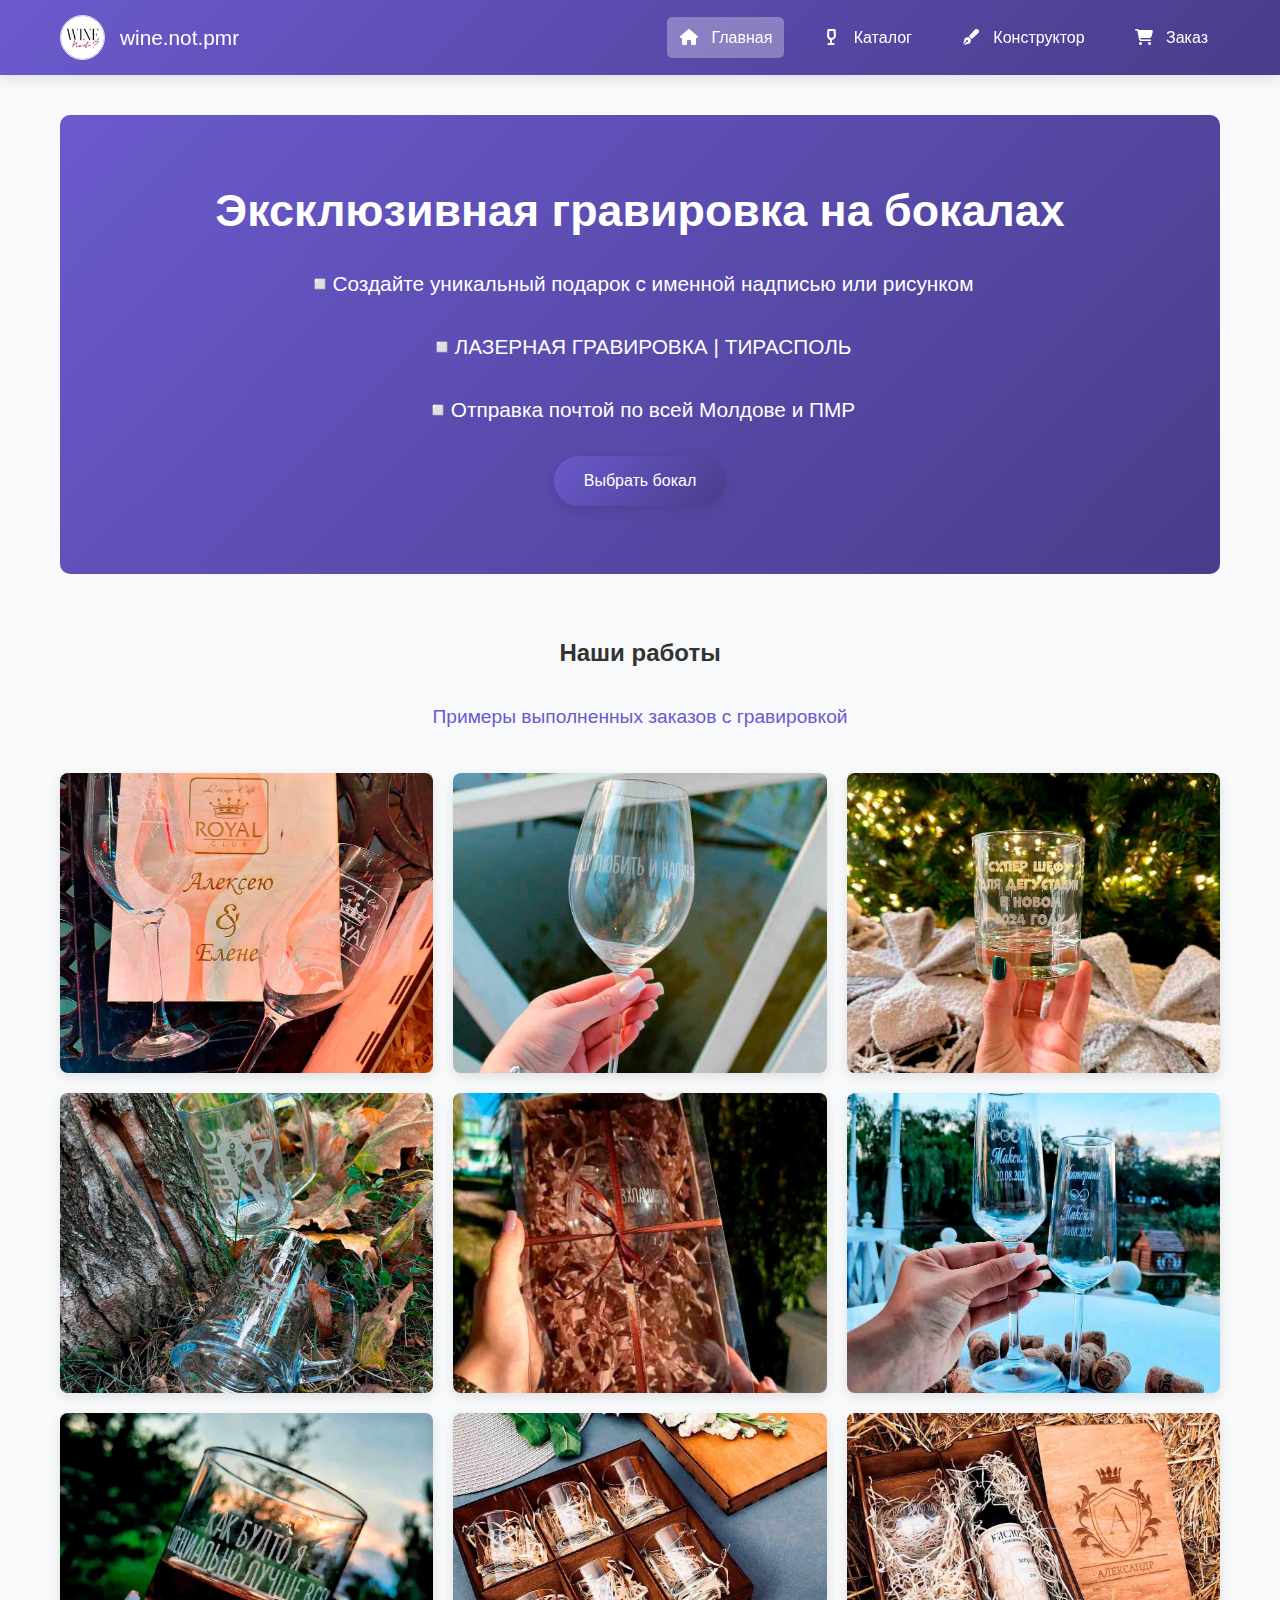
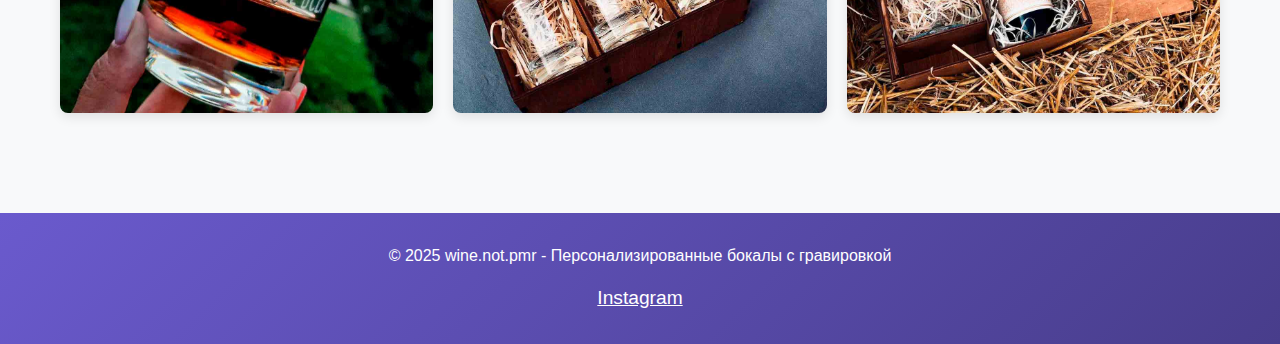
<file: index.html>
<!DOCTYPE html>
<html lang="ru">
<head>
  <meta charset="UTF-8">
  <meta name="viewport" content="width=device-width, initial-scale=1.0">
  <title>wine.not.pmr – Гравировка на бокалах</title>
  <link rel="stylesheet" href="styles/main.css">
  <link rel="stylesheet" href="https://cdnjs.cloudflare.com/ajax/libs/font-awesome/6.4.0/css/all.min.css">
</head>
<body>
  <header>
    <div class="container header-content">
      <div class="logo">
        <img src="images/logo.jpg" alt="Логотип wine.not.pmr">
        <h1>wine.not.pmr</h1>
      </div>
      <nav>
        <a href="index.html" class="active"><i class="fas fa-home"></i> Главная</a>
        <a href="catalog.html"><i class="fas fa-wine-glass-alt"></i> Каталог</a>
        <a href="designer.html"><i class="fas fa-pen-fancy"></i> Конструктор</a>
        <a href="order.html"><i class="fas fa-shopping-cart"></i> Заказ</a>
      </nav>
    </div>
  </header>

  <main>
    <div class="container">
      <section class="hero">
        <h1>Эксклюзивная гравировка на бокалах</h1>
        <p>◽Создайте уникальный подарок с именной надписью или рисунком</p>
        <p>◽ЛАЗЕРНАЯ ГРАВИРОВКА | ТИРАСПОЛЬ</p>
        <p>◽Отправка почтой по всей Молдове и ПМР</p>
        <a href="catalog.html" class="btn tool-button">Выбрать бокал</a>
      </section>

      <section class="gallery">
        <div class="page-header">
          <h2>Наши работы</h2>
          <p>Примеры выполненных заказов с гравировкой</p>
        </div>
        <div class="grid">
          <img src="images/example1.jpg" alt="Пример гравировки">
          <img src="images/example2.jpg" alt="Пример гравировки">
          <img src="images/example3.jpg" alt="Пример гравировки">
          <img src="images/example4.jpg" alt="Пример гравировки">
          <img src="images/example5.jpg" alt="Пример гравировки">
          <img src="images/example6.jpg" alt="Пример гравировки">
          <img src="images/example7.jpg" alt="Пример гравировки">
          <img src="images/example8.jpg" alt="Пример гравировки">
          <img src="images/example9.jpg" alt="Пример гравировки">
        </div>
      </section>
    </div>
  </main>

  <footer>
    <div class="container">
      <p>© 2025 wine.not.pmr - Персонализированные бокалы с гравировкой</p>
      <div class="social-links">
        <a href="https://instagram.com/wine.not.pmr">Instagram</a>
      </div>
    </div>
  </footer>
</body>
</html>
</file>
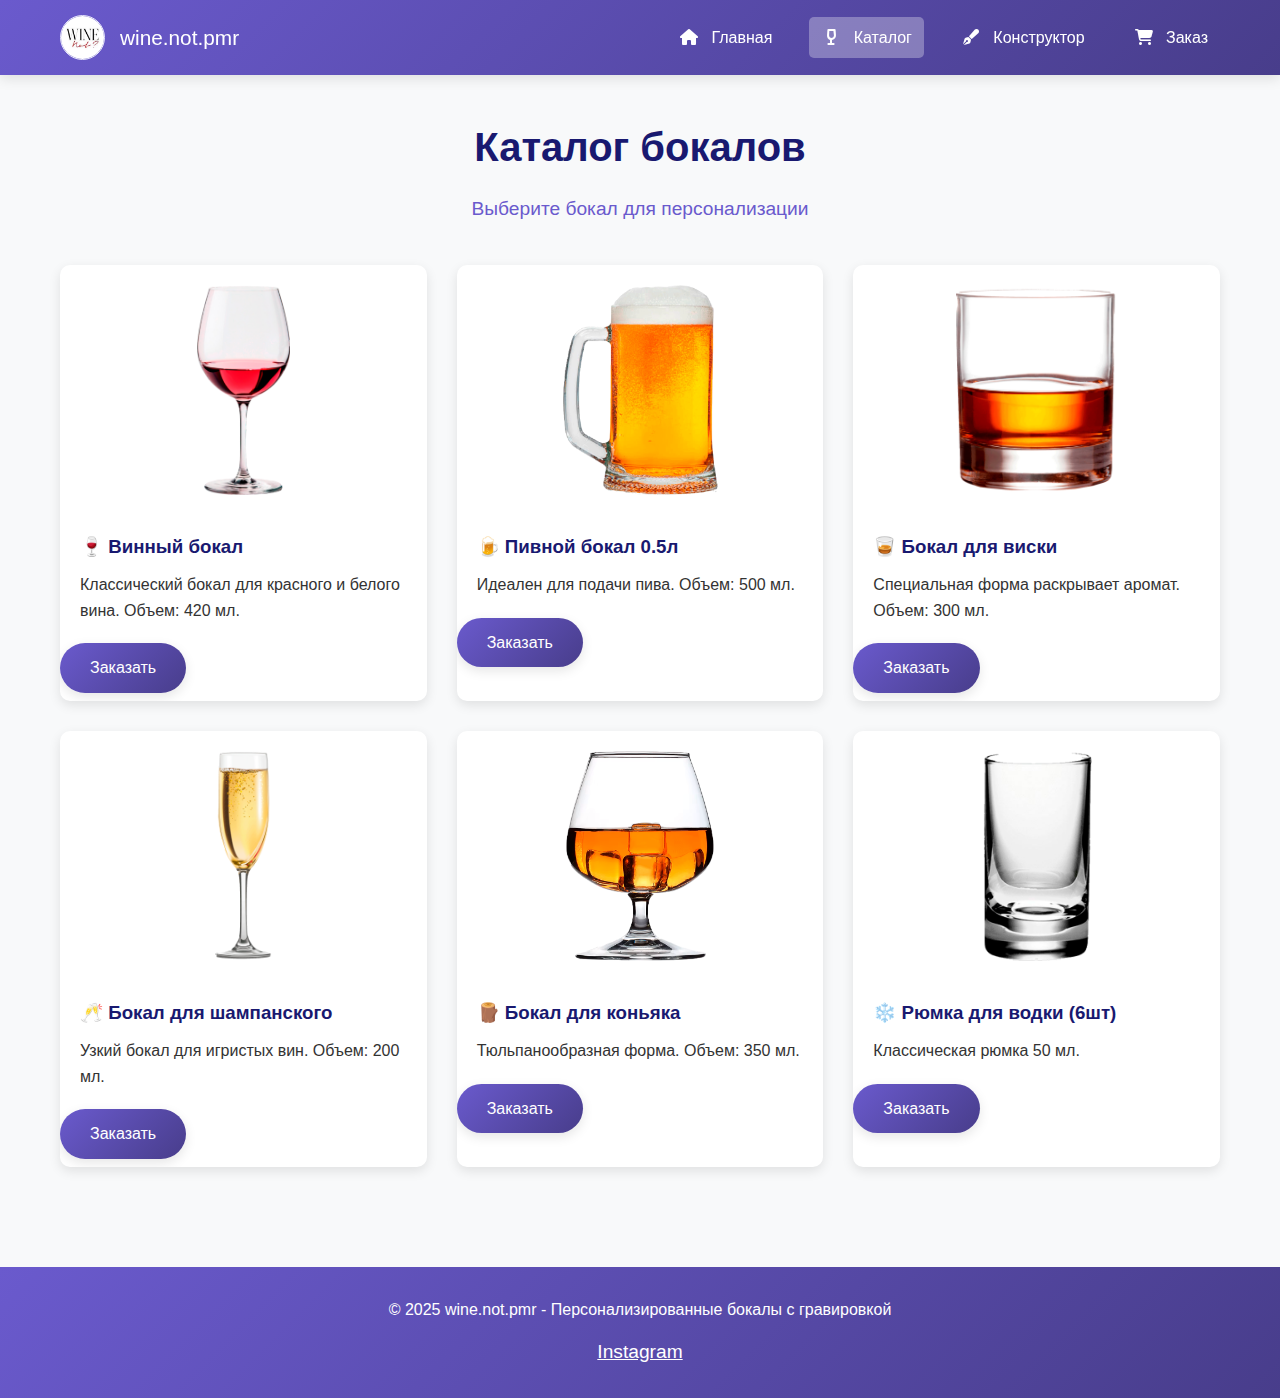
<file: catalog.html>
<!DOCTYPE html>
<html lang="ru">
<head>
  <meta charset="UTF-8">
  <meta name="viewport" content="width=device-width, initial-scale=1.0">
  <title>Каталог бокалов | wine.not.pmr</title>
  <link rel="stylesheet" href="styles/main.css">
  <link rel="stylesheet" href="https://cdnjs.cloudflare.com/ajax/libs/font-awesome/6.4.0/css/all.min.css">
</head>
<body>
  <header>
    <div class="container header-content">
      <div class="logo">
        <img src="images/logo.jpg" alt="Логотип wine.not.pmr">
        <h1>wine.not.pmr</h1>
      </div>
      <nav>
        <a href="index.html"><i class="fas fa-home"></i> Главная</a>
        <a href="catalog.html" class="active"><i class="fas fa-wine-glass-alt"></i> Каталог</a>
        <a href="designer.html"><i class="fas fa-pen-fancy"></i> Конструктор</a>
        <a href="order.html"><i class="fas fa-shopping-cart"></i> Заказ</a>
      </nav>
    </div>
  </header>

  <main>
    <div class="container">
      <div class="page-header">
        <h1>Каталог бокалов</h1>
        <p>Выберите бокал для персонализации</p>
      </div>

      <div class="catalog">
        <div class="glass-card">
          <img src="images/wine-glass.png" alt="Винный бокал">
          <h3>🍷 Винный бокал</h3>
          <p>Классический бокал для красного и белого вина. Объем: 420 мл.</p>
          <a href="designer.html?glass=wine" class="btn tool-button">Заказать</a>
        </div>

        <div class="glass-card">
          <img src="images/beer-glass.png" alt="Пивной бокал">
          <h3>🍺 Пивной бокал 0.5л</h3>
          <p>Идеален для подачи пива. Объем: 500 мл.</p>
          <a href="designer.html?glass=beer" class="btn tool-button">Заказать</a>
        </div>

        <div class="glass-card">
          <img src="images/whisky-glass.png" alt="Бокал для виски">
          <h3>🥃 Бокал для виски</h3>
          <p>Специальная форма раскрывает аромат. Объем: 300 мл.</p>
          <a href="designer.html?glass=whisky" class="btn tool-button">Заказать</a>
        </div>

        <div class="glass-card">
          <img src="images/champagne-glass.png" alt="Бокал для шампанского">
          <h3>🥂 Бокал для шампанского</h3>
          <p>Узкий бокал для игристых вин. Объем: 200 мл.</p>
          <a href="designer.html?glass=champagne" class="btn tool-button">Заказать</a>
        </div>

        <div class="glass-card">
          <img src="images/cognac-glass.png" alt="Бокал для коньяка">
          <h3>🪵 Бокал для коньяка</h3>
          <p>Тюльпанообразная форма. Объем: 350 мл.</p>
          <a href="designer.html?glass=cognac" class="btn tool-button">Заказать</a>
        </div>

        <div class="glass-card">
          <img src="images/vodka-glass.png" alt="Рюмка для водки">
          <h3>❄️ Рюмка для водки (6шт)</h3>
          <p>Классическая рюмка 50 мл.</p>
          <a href="designer.html?glass=vodka" class="btn tool-button">Заказать</a>
        </div>
      </div>
    </div>
  </main>

  <footer>
    <div class="container">
      <p>© 2025 wine.not.pmr - Персонализированные бокалы с гравировкой</p>
      <div class="social-links">
        <a href="https://instagram.com/wine.not.pmr">Instagram</a>
      </div>
    </div>
  </footer>
</body>
</html>
</file>
<file: styles/main.css>
/* Глобальные стили */
:root {
  --primary: #6a5acd;
  --secondary: #483d8b;
  --accent: #9370db;
  --light: #e6e6fa;
  --dark: #191970;
  --text: #333333;
  --background: #f8f9fa;
  --gradient: linear-gradient(135deg, var(--primary), var(--secondary));
  --shadow: 0 4px 12px rgba(0, 0, 0, 0.1);
}


    .designer-wrapper {
      display: flex;
      flex-direction: column;
      min-height: 100vh;
    }

    .designer-main {
      flex: 1;
      display: flex;
      flex-direction: column;
    }

    .designer-container {
      display: grid;
      grid-template-columns: 1fr;
      gap: 20px;
      padding: 20px;
      flex: 1;
    }

    @media (min-width: 992px) {
      .designer-container {
        grid-template-columns: 1fr 1fr;
      }
    }

    .preview-container {
      background: white;
      border-radius: 10px;
      box-shadow: var(--shadow);
      padding: 20px;
      display: flex;
      flex-direction: column;
      height: 100%;
    }

    #glass-preview-container {
      flex: 2;
      display: flex;
      justify-content: center;
      align-items: center;
      overflow: hidden;
      position: relative;
    }

    #glass-preview {
      max-width: 100%;
      max-height: 100%;
      object-fit: contain;
    }

    .controls-container {
      background: white;
      border-radius: 10px;
      box-shadow: var(--shadow);
      padding: 20px;
      height: 100%;
    }

    .controls-tabs {
      display: flex;
      border-bottom: 1px solid #eee;
      margin-bottom: 20px;
      overflow-x: auto;
    }

    .tab-btn {
      padding: 10px 15px;
      background: none;
      border: none;
      cursor: pointer;
      font-weight: 500;
      color: var(--text);
      border-bottom: 3px solid transparent;
      white-space: nowrap;
    }

    .tab-btn.active {
      color: var(--primary);
      border-bottom-color: var(--primary);
    }

    .tab-content {
      display: none;
    }

    .tab-content.active {
      display: block;
    }

    .glass-options, .template-options, .cliparts-options {
      display: grid;
      grid-template-columns: repeat(auto-fill, minmax(120px, 1fr));
      gap: 12px;
      margin: 12px 0;
    }

    .option-card {
      border: 2px solid #eee;
      border-radius: 8px;
      padding: 10px;
      cursor: pointer;
      transition: all 0.3s ease;
      text-align: center;
    }

    .option-card:hover, .option-card.selected {
      border-color: var(--primary);
    }

    .option-card.selected {
      background-color: rgba(106, 90, 205, 0.05);
    }

    .option-card img {
      width: 100%;
      height: 80px;
      object-fit: contain;
      margin-bottom: 10px;
    }

    .text-controls {
      margin-top: 15px;
      padding: 15px;
      background: #f5f5f5;
      border-radius: 6px;
    }

    .text-align-buttons {
      display: flex;
      gap: 10px;
      margin-top: 10px;
    }

    .tool-button {
      padding: 8px 12px;
      background-color: var(--light);
      border: none;
      border-radius: 4px;
      cursor: pointer;
      transition: all 0.2s ease;
      display: inline-flex;
      align-items: center;
      gap: 5px;
    }

    .tool-button:hover, .tool-button.active {
      background-color: var(--primary);
      color: white;
    }

    .color-picker {
      display: flex;
      align-items: center;
      gap: 10px;
      margin-top: 10px;
      flex-wrap: wrap;
    }

    .color-option {
      width: 25px;
      height: 25px;
      border-radius: 50%;
      cursor: pointer;
      border: 2px solid transparent;
    }

    .color-option.selected {
      border-color: var(--dark);
    }

    .action-buttons {
      display: flex;
      gap: 15px;
      margin-top: 30px;
      flex-wrap: wrap;
    }

    .form-group {
      margin-bottom: 15px;
    }

    .layers-panel {
      margin-top: 20px;
      padding: 15px;
      background: #f5f5f5;
      border-radius: 6px;
      max-height: 200px;
      overflow-y: auto;
    }

    .layer-item {
      padding: 8px 12px;
      margin-bottom: 5px;
      background: white;
      border-radius: 4px;
      cursor: pointer;
      display: flex;
      justify-content: space-between;
      align-items: center;
    }

    .layer-item.active {
      background-color: var(--primary);
      color: white;
    }

    .layer-item:hover {
      background-color: #e6e6fa;
    }

    .layer-item.active:hover {
      background-color: #5a4acd;
    }

    .zoom-controls {
      margin-top: 15px;
      padding: 15px;
      background: #f5f5f5;
      border-radius: 6px;
    }

    .zoom-slider {
      width: 100%;
      -webkit-appearance: none;
      height: 8px;
      border-radius: 4px;
      background: #ddd;
      outline: none;
    }

    .zoom-slider::-webkit-slider-thumb {
      -webkit-appearance: none;
      appearance: none;
      width: 18px;
      height: 18px;
      border-radius: 50%;
      background: var(--primary);
      cursor: pointer;
    }

    .zoom-slider::-moz-range-thumb {
      width: 18px;
      height: 18px;
      border-radius: 50%;
      background: var(--primary);
      cursor: pointer;
    }

    @media (max-width: 768px) {
      .glass-options, .template-options, .cliparts-options {
        grid-template-columns: repeat(auto-fill, minmax(100px, 1fr));
      }

      .controls-tabs {
        flex-wrap: wrap;
      }

      .tab-btn {
        padding: 8px 10px;
        font-size: 0.9rem;
      }
    }


* {
  margin: 0;
  padding: 0;
  box-sizing: border-box;
  font-family: 'Segoe UI', Tahoma, Geneva, Verdana, sans-serif;
}

/* Стили для выпадающего списка шрифтов */
.font-select {
  font-family: inherit; /* Наследует шрифт родителя для самого элемента select */
  padding: 8px 12px;
  border-radius: 4px;
  border: 1px solid #ddd;
}
.font-select option {
  font-size: 16px; /* Размер шрифта для вариантов */
  padding: 5px;
}

body {
  background-color: var(--background);
  color: var(--text);
  line-height: 1.6;
  display: flex;
  flex-direction: column;
  min-height: 100vh;
}

/* Общие стили контейнера */
.container {
  width: 100%;
  max-width: 1200px;
  margin: 0 auto;
  padding: 0 20px;
}

/* Шапка (единая для всех страниц) */
header {
  background: var(--gradient);
  padding: 15px 0;
  box-shadow: var(--shadow);
  position: sticky;
  top: 0;
  z-index: 100;
}

.header-content {
  display: flex;
  justify-content: space-between;
  align-items: center;
}

.logo {
  display: flex;
  align-items: center;
  gap: 15px;
}

.logo img {
  height: 45px;
  border-radius: 50%;
  border: 1px solid var(--light);
}

.logo h1 {
  color: white;
  font-size: 1.3rem;
  font-weight: 500;
}

nav {
  display: flex;
  gap: 25px;
}

nav a {
  color: white;
  text-decoration: none;
  font-weight: 500;
  padding: 8px 12px;
  border-radius: 5px;
  transition: all 0.3s ease;
}

nav a:hover {
  background-color: rgba(255, 255, 255, 0.2);
}

nav a.active {
  background-color: rgba(255, 255, 255, 0.3);
}

/* Основное содержимое (единое для всех страниц) */
main {
  flex: 1;
  padding: 40px 0;
}

.page-header {
  text-align: center;
  margin-bottom: 40px;
}

.page-header h1 {
  color: var(--dark);
  font-size: 2.5rem;
  margin-bottom: 15px;
}

.page-header p {
  color: var(--primary);
  font-size: 1.2rem;
  max-width: 700px;
  margin: 0 auto;
}

/* Стили для главной страницы */
.hero {
  text-align: center;
  padding: 60px 0;
  background: var(--gradient);
  color: white;
  border-radius: 10px;
  margin-bottom: 40px;
}

.hero h1 {
  font-size: 2.8rem;
  margin-bottom: 20px;
}

.hero p {
  font-size: 1.3rem;
  max-width: 800px;
  margin: 0 auto 30px;
}

.gallery {
  margin-top: 60px;
}

.gallery h2 {
  text-align: center;
  margin-bottom: 30px;
}

.grid {
  display: grid;
  grid-template-columns: repeat(auto-fill, minmax(300px, 1fr));
  gap: 20px;
}

.grid img {
  width: 100%;
  height: 300px;
  object-fit: cover;
  border-radius: 8px;
  box-shadow: var(--shadow);
  transition: transform 0.3s ease;
}

.grid img:hover {
  transform: scale(1.03);
}

/* Стили для каталога */
.catalog {
  display: grid;
  grid-template-columns: repeat(auto-fill, minmax(280px, 1fr));
  gap: 30px;
  margin-top: 40px;
}

.glass-card {
  background: white;
  border-radius: 10px;
  overflow: hidden;
  box-shadow: var(--shadow);
  transition: transform 0.3s ease;
}

.glass-card:hover {
  transform: translateY(-5px);
}

.glass-card img {
  width: 100%;
  height: 250px;
  object-fit: contain;
  padding: 20px;
}

.glass-card h3 {
  padding: 0 20px;
  margin: 10px 0;
  color: var(--dark);
}

.glass-card p {
  padding: 0 20px 20px;
  color: var(--text);
}

/* Стили для формы заказа */
.order-summary {
  background: white;
  padding: 30px;
  border-radius: 10px;
  box-shadow: var(--shadow);
  margin-bottom: 40px;
  text-align: center;
}


#order-form {
  background: white;
  padding: 30px;
  border-radius: 10px;
  box-shadow: var(--shadow);
  max-width: 800px;
  margin: 0 auto;
}

.form-group {
  margin-bottom: 20px;
}

.form-group label {
  display: block;
  margin-bottom: 8px;
  font-weight: 500;
  color: var(--dark);
}

.form-control {
  width: 100%;
  padding: 12px 15px;
  border: 1px solid #ddd;
  border-radius: 6px;
  font-size: 1rem;
  transition: border-color 0.3s ease;
}

.form-control:focus {
  border-color: var(--accent);
  outline: none;
}

textarea.form-control {
  min-height: 100px;
  resize: vertical;
}

/* Подвал (единый для всех страниц) */
footer {
  background: var(--gradient);
  color: white;
  text-align: center;
  padding: 30px 0;
  margin-top: 60px;
}

footer p {
  margin-bottom: 15px;
}

.social-links {
  display: flex;
  justify-content: center;
  gap: 20px;
}

.social-links a {
  color: white;
  font-size: 1.2rem;
  transition: opacity 0.3s ease;
}

.social-links a:hover {
  opacity: 0.8;
}

/* Кнопки (единые для всех страниц) */
.btn {
  display: inline-block;
  background: var(--gradient);
  color: white;
  padding: 12px 30px;
  border-radius: 30px;
  text-decoration: none;
  font-weight: 500;
  border: none;
  cursor: pointer;
  transition: all 0.3s ease;
  box-shadow: var(--shadow);
  font-size: 1rem;
}

.btn:hover {
  transform: translateY(-2px);
  box-shadow: 0 6px 15px rgba(0, 0, 0, 0.15);
}

/* Адаптивность */
@media (max-width: 768px) {
  .header-content {
    flex-direction: column;
    gap: 10px;
    font-size: 13px;

  }

  nav {
    flex-wrap: wrap;
    justify-content: center;
  }

  .hero h1 {
    font-size: 2.2rem;
  }

  .page-header h1 {
    font-size: 2rem;
  }
}

@media (max-width: 480px) {
  .hero h1 {
    font-size: 1.8rem;
  }

  .page-header h1 {
    font-size: 1.6rem;
  }

  .grid {
    grid-template-columns: 1fr;
  }

  .catalog {
    grid-template-columns: 1fr;
  }
}
.text-controls {
  margin-top: 15px;
  padding: 10px;
  background: #f5f5f5;
  border-radius: 6px;
}

#engraving-text {
  min-height: 100px;
  resize: vertical;
}

#line-height {
  width: 100%;
  margin-top: 5px;
}

/* Добавьте это в main.css */
.template-options, .cliparts-options {
  max-height: 400px;
  overflow-y: auto;
  padding-right: 10px;
  scrollbar-width: thin;
  scrollbar-color: var(--primary) var(--light);
}

.template-options::-webkit-scrollbar,
.cliparts-options::-webkit-scrollbar {
  width: 8px;
}

.template-options::-webkit-scrollbar-track,
.cliparts-options::-webkit-scrollbar-track {
  background: var(--light);
  border-radius: 10px;
}

.template-options::-webkit-scrollbar-thumb,
.cliparts-options::-webkit-scrollbar-thumb {
  background-color: var(--primary);
  border-radius: 10px;
}

/* Улучшим отображение карточек */
.option-card {
  display: flex;
  flex-direction: column;
  align-items: center;
  justify-content: space-between;
  min-height: 140px;
}

.option-card img {
  max-height: 80px;
  object-fit: contain;
}


/* Стили для уведомлений */
.notification {
  position: fixed;
  bottom: 20px;
  right: 20px;
  background: white;
  padding: 15px 25px;
  border-radius: 8px;
  box-shadow: 0 4px 12px rgba(0, 0, 0, 0.15);
  transform: translateY(100px);
  opacity: 0;
  transition: all 0.3s ease;
  z-index: 1000;
  display: flex;
  align-items: center;
}

.notification.show {
  transform: translateY(0);
  opacity: 1;
}

.notification.success {
  border-left: 4px solid #4CAF50;
}

.notification.error {
  border-left: 4px solid #F44336;
}

.notification-content {
  display: flex;
  align-items: center;
  gap: 10px;
}

.notification i {
  font-size: 1.2rem;
}

.notification.success i {
  color: #4CAF50;
}

.notification.error i {
  color: #F44336;
}

.collor-card{
  color: #ff0000;
}

.zoom-controls {
  width: 100%;
  margin-top: 15px;
  padding: 10px;
  background: #f5f5f5;
  border-radius: 6px;
}

.zoom-slider-container {
  position: absolute;
  right: 20px;
  top: 60px;
  z-index: 10;
  background: white;
  padding: 10px;
  border-radius: 8px;
  box-shadow: 0 2px 8px rgba(0, 0, 0, 0.1);
  width: 200px;
}

.zoom-slider-container label {
  display: block;
  margin-bottom: 5px;
  font-size: 0.9rem;
  color: #555;
}

.zoom-controls label {
  display: block;
  margin-bottom: 5px;
  font-size: 0.9rem;
}

.zoom-slider {
  width: 100%;
}

/* Улучшенные стили для элементов управления */
.text-item {
  display: flex;
  justify-content: space-between;
  align-items: center;
  padding: 8px 12px;
  margin-bottom: 5px;
  background: #f5f5f5;
  border-radius: 4px;
  cursor: pointer;
  transition: all 0.2s ease;
}

.text-item:hover {
  background: #e9e9e9;
}

.text-item.active {
  background: #6a5acd;
  color: white;
}

.delete-text-btn {
  background: none;
  border: none;
  color: inherit;
  cursor: pointer;
  padding: 0;
  font-size: 0.9rem;
}

.delete-text-btn:hover {
  color: #ff5252;
}

.text-item.active .delete-text-btn:hover {
  color: #ff9e9e;
}


#design-preview {
  border-radius: 8px;
  background: white;
  box-shadow: 0 0 10px rgba(0, 0, 0, 0.1);
}


/* Увеличенный превью дизайна */
.preview-wrapper {
  display: flex;
  flex-wrap: wrap;
  gap: 30px;
  justify-content: center;
  margin: 30px 0;
}

.preview-box {
  flex: 1;
  min-width: 320px;
  max-width: 500px;
  height: 500px;
  min-height: 400px;
  text-align: center;
  background: #f9f9f9;
  padding: 20px;
  border-radius: 10px;
  box-shadow: 0 2px 15px rgba(0,0,0,0.1);
  display: flex;
  flex-direction: column;
}



.preview-box h4 {
  margin-bottom: 20px;
  color: #6a5acd;
  font-size: 1.2rem;
}

.canvas-container {
  width: 100%;
  height: 400px;
  min-height: 300px;
  margin: 0 auto;
  display: flex;
  justify-content: center;
  align-items: center;
  background: white;
  border: 1px solid #eee;
  border-radius: 8px;
  overflow: hidden;
  position: relative;
}


#design-container {
  height: 600px;
}

#glass-type-info {
  margin-top: 15px;
  font-weight: bold;
  color: #333;
  font-size: 1.1rem;
}

/* Адаптивность для мобильных устройств */

@media (max-width: 768px) {
  .preview-box {
    min-height: 350px;
  }

  .canvas-container {
    min-height: 250px;
  }
}

@media (max-width: 480px) {
  .preview-box {
    min-height: 300px;
  }

  .canvas-container {
    min-height: 200px;
  }
}

    .required-field::after {
      content: " *";
      color: #ff4444;
    }
    #submit-btn .spinner {
      display: none;
      margin-right: 8px;
      animation: spin 1s linear infinite;
    }
    @keyframes spin {
      100% { transform: rotate(360deg); }
    }


    nav a i {
  margin-right: 8px;
  width: 20px;
  text-align: center;
}

/* Адаптация для мобильных */
@media (max-width: 768px) {
  nav a i {
    display: block;
    margin: 0 auto 5px;
    font-size: 1rem;
  }
  nav a {
    text-align: center;
    padding: 2px 3px;
  }
}


@media (max-width: 768px) {
  #glass-preview-container {
    height: 60vh;
    max-height: 400px;
    min-height: 300px;
    margin: 0 auto;
  }

  .preview-container {
    padding: 10px;
  }

  .designer-container {
    grid-template-columns: 1fr;
    gap: 15px;
  }

  .controls-container {
    order: 1; /* Панель управления будет выше превью на мобильных */
  }
}
#glass-preview, #design-preview {
    display: block;
    margin: 0 auto;
    background-color: #f9f9f9;
    border-radius: 8px;
    box-shadow: 0 2px 10px rgba(0,0,0,0.1);
}

#glass-preview {
  max-width: 100%;
  max-height: 100%;
  display: block;
  margin: 0 auto;
}
.loading-indicator {
    position: absolute;
    top: 50%;
    left: 50%;
    transform: translate(-50%, -50%);
    z-index: 100;
    background: rgba(255,255,255,0.9);
    padding: 20px;
    border-radius: 8px;
    box-shadow: 0 2px 15px rgba(0,0,0,0.2);
}

/* Стиль для пульсирующей кнопки сохранить дизайн*/
.btn.pulse {
  animation: pulse 1.5s infinite;
}

@keyframes pulse {
  0% {
    box-shadow: 0 0 0 0 rgba(106, 90, 205, 0.7);
  }
  70% {
    box-shadow: 0 0 0 10px rgba(106, 90, 205, 0);
  }
  100% {
    box-shadow: 0 0 0 0 rgba(106, 90, 205, 0);
  }
}

/* Стили для валидации телефона */
input:invalid {
  border-color: #ff4444;
}

input:valid {
  border-color: #00C851;
}

.phone-hint {
  font-size: 0.8rem;
  color: #666;
  margin-top: 5px;
}

.btn {
  position: relative;
  overflow: hidden;
}

/* Стили для валидации телефона */
input.invalid {
  border-color: #ff4444 !important;
}

input.valid {
  border-color: #00C851 !important;
}



/* Анимация при нажатии кнопок */
.tool-button:active {
  transform: scale(0.95);
  transition: transform 0.1s;
}


/* Стили для подсказок горячих клавиш */
.hotkeys-hint {
  margin-top: 15px;
  padding: 15px;
  background: #f5f5f5;
  border-radius: 6px;
  font-size: 0.9rem;
  width: 100%;
}

.hotkeys-hint h4 {
  margin: 0 0 10px 0;
  color: #6a5acd;
}

.hotkeys-columns {
  display: grid;
  grid-template-columns: 1fr 1fr;
  gap: 10px;
}

/* Добавляем новые горячие клавиши в список */
.hotkey-item:nth-child(3) {
  order: 1;
}
.hotkey-item:nth-child(6) {
  order: 1;
}

.hotkeys-column {
  flex: 1;
}

.hotkey-item {
  display: flex;
  align-items: center;
  margin-bottom: 8px;
  gap: 8px;
}

.hotkey-item kbd {
  display: inline-flex;
  align-items: center;
  justify-content: center;
  min-width: 24px;
  height: 24px;
  padding: 0 5px;
  background: #6a5acd;
  color: white;
  border-radius: 4px;
  font-family: monospace;
  font-size: 0.8em;
  box-shadow: 0 2px 0 rgba(0,0,0,0.2);
}

.arrow-keys {
  display: inline-flex;
  gap: 2px;
}

.arrow-keys kbd {
  min-width: 20px;
  height: 20px;
  font-size: 0.7em;
}

/* Адаптация для мобильных устройств */
@media (max-width: 768px) {
  .hotkeys-hint {
    padding: 10px;
    font-size: 0.8rem;
  }

  .hotkeys-columns {
    flex-direction: column;
    gap: 10px;
  }

  .hotkey-item {
    margin-bottom: 6px;
  }

  .hotkey-item kbd {
    min-width: 20px;
    height: 20px;
    font-size: 0.7em;
  }

  .arrow-keys kbd {
    min-width: 18px;
    height: 18px;
  }
}

/* Скрываем горячие клавиши на мобильных */
@media (max-width: 768px) {
  .hotkeys-columns {
    grid-template-columns: 1fr;
  }
}


@media (max-width: 768px) {
  .hotkeys-hint {
    display: none;
  }

  /* Стили для кнопок перемещения на мобильных */
  .tool-button {
    padding: 10px !important;
    min-width: 40px !important;
  }
}

/* Стили для модального окна с предупреждением о несохраненном дизайне*/
.modal {
  display: none;
  position: fixed;
  top: 0;
  left: 0;
  width: 100%;
  height: 100%;
  background: rgba(0, 0, 0, 0.7);
  z-index: 1000;
  justify-content: center;
  align-items: center;
}

.modal-content {
  background: white;
  border-radius: 10px;
  width: 90%;
  max-width: 750px;
  box-shadow: 0 5px 20px rgba(0, 0, 0, 0.3);
  overflow: hidden;
  animation: modalFadeIn 0.3s ease-out;
}

@keyframes modalFadeIn {
  from { opacity: 0; transform: translateY(-20px); }
  to { opacity: 1; transform: translateY(0); }
}

.modal-header {
  padding: 15px 20px;
  background: var(--primary);
  color: white;
}

.modal-body {
  padding: 20px;
  font-size: 1.1rem;
  line-height: 1.6;
}

.modal-footer {
  display: flex;
  justify-content: flex-end;
  padding: 15px 20px;
  background: #f5f5f5;
  gap: 10px;
  flex-wrap: wrap;
}

.btn-primary {
  background: var(--primary);
  color: white;
}

.btn-secondary {
  background: #f0f0f0;
  color: var(--text);
}

.btn-cancel {
  background: #ff4444;
  color: white;
}
</file>
